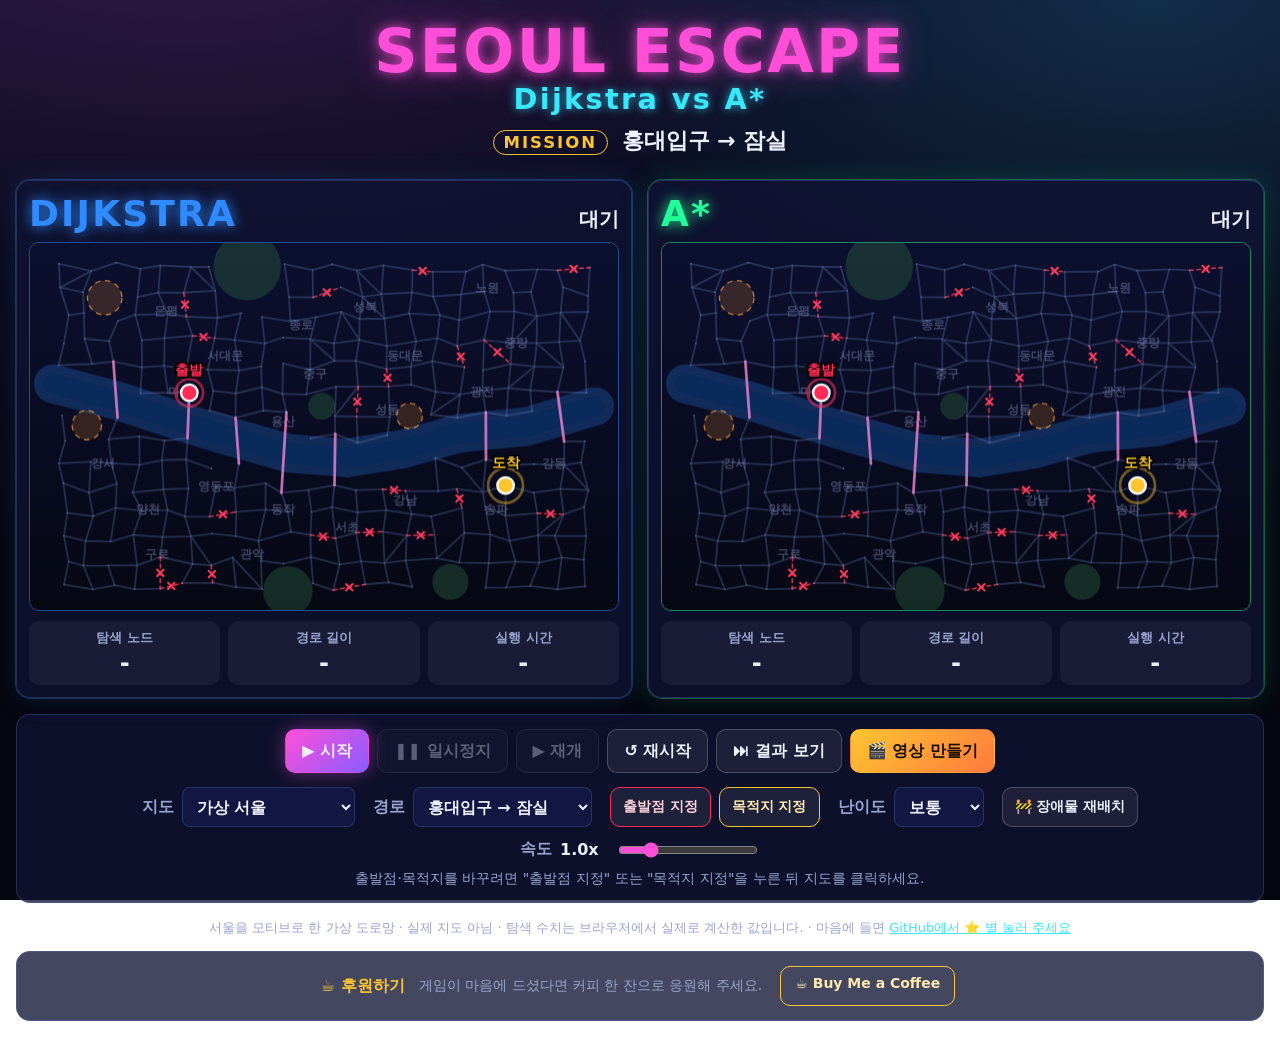
<file: index.html>
<!doctype html>
<html lang="ko">
<head>
  <meta charset="utf-8" />
  <meta name="viewport" content="width=device-width, initial-scale=1" />
  <title>SEOUL ESCAPE: Dijkstra vs A*</title>
  <meta name="description" content="서울을 모티브로 한 가상 도로망에서 다익스트라와 A* 알고리즘이 경주하는 브라우저 게임" />
  <meta property="og:type" content="website" />
  <meta property="og:title" content="SEOUL ESCAPE: Dijkstra vs A*" />
  <meta property="og:description" content="서울 도로망에서 다익스트라와 A* 알고리즘이 누가 먼저 목적지에 도착하는지 겨룹니다. 실제 서울 지도(OpenStreetMap)로도 대결해 보세요!" />
  <meta name="twitter:card" content="summary_large_image" />
  <meta name="twitter:title" content="SEOUL ESCAPE: Dijkstra vs A*" />
  <meta name="twitter:description" content="서울 도로망에서 다익스트라와 A* 알고리즘이 누가 먼저 목적지에 도착하는지 겨룹니다. 실제 서울 지도(OpenStreetMap)로도 대결해 보세요!" />
  <meta property="og:url" content="https://skadnrwhd-web.github.io/seoul-escape/" />
  <meta property="og:image" content="https://skadnrwhd-web.github.io/seoul-escape/assets/og-image.png" />
  <meta property="og:image:width" content="1200" />
  <meta property="og:image:height" content="630" />
  <meta name="twitter:image" content="https://skadnrwhd-web.github.io/seoul-escape/assets/og-image.png" />
  <link rel="canonical" href="https://skadnrwhd-web.github.io/seoul-escape/" />
  <link rel="stylesheet" href="css/style.css" />
</head>
<body>
  <header class="top">
    <h1 class="title"><span id="gameTitle">SEOUL ESCAPE</span><small id="gameSubtitle">Dijkstra vs A*</small></h1>
    <p class="mission"><span class="mission-label">MISSION</span> <span id="missionText">불러오는 중…</span></p>
  </header>

  <main>
    <section class="arena" aria-label="알고리즘 경주">
      <article class="panel" data-algo="dijkstra">
        <div class="panel-head">
          <h2 class="algo-name">DIJKSTRA</h2>
          <span class="live" id="live-dijkstra">대기</span>
        </div>
        <div class="canvas-wrap">
          <canvas id="canvas-dijkstra" aria-label="다익스트라 탐색 지도"></canvas>
          <div class="arrive" id="arrive-dijkstra" hidden>도착!</div>
        </div>
        <dl class="stats">
          <div><dt>탐색 노드</dt><dd id="nodes-dijkstra">-</dd></div>
          <div><dt>경로 길이</dt><dd id="len-dijkstra">-</dd></div>
          <div><dt>실행 시간</dt><dd id="time-dijkstra">-</dd></div>
        </dl>
      </article>

      <article class="panel" data-algo="astar">
        <div class="panel-head">
          <h2 class="algo-name">A*</h2>
          <span class="live" id="live-astar">대기</span>
        </div>
        <div class="canvas-wrap">
          <canvas id="canvas-astar" aria-label="A* 탐색 지도"></canvas>
          <div class="arrive" id="arrive-astar" hidden>도착!</div>
        </div>
        <dl class="stats">
          <div><dt>탐색 노드</dt><dd id="nodes-astar">-</dd></div>
          <div><dt>경로 길이</dt><dd id="len-astar">-</dd></div>
          <div><dt>실행 시간</dt><dd id="time-astar">-</dd></div>
        </dl>
      </article>
    </section>

    <section class="result" id="result" hidden aria-live="polite">
      <strong class="headline" id="resultHeadline"></strong>
      <ul>
        <li id="resultNodes"></li>
        <li id="resultPath"></li>
        <li id="resultTime"></li>
      </ul>
      <p class="note" id="resultNote"></p>
    </section>

    <section class="controls" aria-label="조작">
      <div class="btn-row">
        <button id="btnStart" class="btn primary">▶ 시작</button>
        <button id="btnPause" class="btn">❚❚ 일시정지</button>
        <button id="btnResume" class="btn">▶ 재개</button>
        <button id="btnRestart" class="btn">↺ 재시작</button>
        <button id="btnSkip" class="btn">⏭ 결과 보기</button>
        <button id="btnVideo" class="btn video">🎬 영상 만들기</button>
      </div>

      <div class="settings">
        <label>지도
          <select id="selMap"></select>
        </label>
        <label>경로
          <select id="selScenario"></select>
        </label>
        <div class="pick">
          <button id="btnPickStart" class="btn small start">출발점 지정</button>
          <button id="btnPickGoal" class="btn small goal">목적지 지정</button>
        </div>
        <label>난이도
          <select id="selDifficulty"></select>
        </label>
        <button id="btnObstacles" class="btn small">🚧 장애물 재배치</button>
        <label class="speed">속도 <output id="speedOut">1.0x</output>
          <input id="rngSpeed" type="range" min="0.25" max="4" step="0.25" value="1" />
        </label>
      </div>
      <p class="hint" id="hint">출발점·목적지를 바꾸려면 "출발점 지정" 또는 "목적지 지정"을 누른 뒤 지도를 클릭하세요.</p>
    </section>

    <div class="message" id="message" role="alert" hidden></div>
  </main>

  <footer class="foot">
    <span id="disclaimer">서울을 모티브로 한 가상 도로망 · 실제 지도 아님</span>
    <span>· 탐색 수치는 브라우저에서 실제로 계산한 값입니다.</span>
    <span class="star-line">· 마음에 들면 <a href="https://github.com/skadnrwhd-web/seoul-escape" target="_blank" rel="noopener noreferrer">GitHub에서 ⭐ 별 눌러 주세요</a></span>
  </footer>

  <aside class="support" id="support" hidden>
    <strong>☕ 후원하기</strong>
    <span>게임이 마음에 드셨다면 커피 한 잔으로 응원해 주세요.</span>
    <span class="support-links" id="supportLinks"></span>
  </aside>

  <dialog id="videoDialog">
    <h3>🎬 쇼츠 영상 만들기</h3>
    <p id="videoStatus">준비 중…</p>
    <progress id="videoProgress" max="1" value="0"></progress>
    <div id="videoResult" hidden>
      <video id="videoPreview" controls playsinline></video>
      <p class="saved" id="videoSaved"></p>
    </div>
    <div class="dialog-buttons">
      <button id="btnVideoCancel" class="btn">취소</button>
      <button id="btnVideoClose" class="btn primary" hidden>닫기</button>
    </div>
  </dialog>

  <script type="module" src="js/app.js"></script>
</body>
</html>
</file>
<file: css/style.css>
/* SEOUL ESCAPE — 서울 야경 · 네온 스타일 */
:root {
  --bg: #05060f;
  --bg2: #0c0f2a;
  --panel: rgba(16, 20, 52, 0.78);
  --line: rgba(130, 150, 255, 0.22);
  --text: #eef1ff;
  --dim: #9aa3d0;
  --pink: #ff4fd8;
  --cyan: #38e8ff;
  --dijkstra: #2f8bff;
  --astar: #22ff9a;
  --start: #ff2d55;
  --goal: #ffc531;
  --danger: #ff3b5c;
  --radius: 14px;
  --font: "Pretendard", "Noto Sans KR", "Malgun Gothic", "Apple SD Gothic Neo", system-ui, sans-serif;
}

* { box-sizing: border-box; }

html, body { margin: 0; }

body {
  min-height: 100vh;
  font-family: var(--font);
  color: var(--text);
  background:
    radial-gradient(1200px 600px at 15% -10%, rgba(255, 79, 216, 0.16), transparent 60%),
    radial-gradient(1000px 600px at 90% 0%, rgba(56, 232, 255, 0.14), transparent 60%),
    linear-gradient(180deg, var(--bg2), var(--bg) 60%);
  background-attachment: fixed;
  padding: 0 16px 24px;
}

main { max-width: 1400px; margin: 0 auto; }

/* ---------- 머리글 ---------- */
.top { text-align: center; padding: 18px 0 8px; }
.title {
  margin: 0;
  font-size: clamp(30px, 5.5vw, 60px);
  font-weight: 900;
  letter-spacing: 0.04em;
  color: var(--pink);
  text-shadow: 0 0 12px rgba(255, 79, 216, 0.8), 0 0 36px rgba(255, 79, 216, 0.45);
  line-height: 1.1;
}
.title small {
  display: block;
  font-size: 0.48em;
  color: var(--cyan);
  letter-spacing: 0.08em;
  text-shadow: 0 0 10px rgba(56, 232, 255, 0.7);
}
.mission { margin: 10px 0 0; font-size: clamp(16px, 2.4vw, 22px); font-weight: 700; }
.mission-label {
  display: inline-block;
  padding: 2px 10px;
  margin-right: 6px;
  border: 1px solid var(--goal);
  border-radius: 999px;
  color: var(--goal);
  font-size: 0.75em;
  letter-spacing: 0.12em;
}

/* ---------- 경주 패널 ---------- */
.arena {
  display: grid;
  grid-template-columns: 1fr 1fr;
  gap: 16px;
  margin-top: 16px;
}
.panel {
  background: var(--panel);
  border: 1px solid var(--line);
  border-radius: var(--radius);
  padding: 12px;
  min-width: 0;
}
.panel[data-algo="dijkstra"] { --accent: var(--dijkstra); }
.panel[data-algo="astar"] { --accent: var(--astar); }
.panel { box-shadow: 0 0 0 1px color-mix(in srgb, var(--accent) 30%, transparent), 0 0 30px color-mix(in srgb, var(--accent) 14%, transparent); }

.panel-head { display: flex; align-items: baseline; justify-content: space-between; gap: 8px; margin-bottom: 8px; }
.algo-name {
  margin: 0;
  font-size: clamp(24px, 3.2vw, 36px);
  font-weight: 900;
  letter-spacing: 0.06em;
  color: var(--accent);
  text-shadow: 0 0 14px var(--accent);
}
.live { font-size: clamp(15px, 1.8vw, 20px); font-weight: 800; color: var(--text); font-variant-numeric: tabular-nums; }

.canvas-wrap { position: relative; border-radius: 10px; overflow: hidden; border: 1px solid color-mix(in srgb, var(--accent) 50%, transparent); }
.canvas-wrap canvas { display: block; width: 100%; height: auto; aspect-ratio: 24 / 15; cursor: default; touch-action: manipulation; }
.picking .canvas-wrap canvas { cursor: crosshair; }
.arrive {
  position: absolute; top: 10px; right: 10px;
  padding: 6px 14px;
  border: 2px solid var(--goal);
  border-radius: 10px;
  background: rgba(0, 0, 0, 0.7);
  color: var(--goal);
  font-weight: 900;
  font-size: clamp(16px, 2vw, 22px);
  animation: pop 0.35s ease-out;
}
@keyframes pop { from { transform: scale(0.6); opacity: 0; } to { transform: scale(1); opacity: 1; } }

.stats { display: grid; grid-template-columns: repeat(3, 1fr); gap: 8px; margin: 10px 0 0; }
.stats div { background: rgba(255, 255, 255, 0.05); border-radius: 10px; padding: 8px 10px; text-align: center; }
.stats dt { font-size: 13px; color: var(--dim); font-weight: 700; }
.stats dd { margin: 2px 0 0; font-size: clamp(17px, 2.2vw, 24px); font-weight: 900; font-variant-numeric: tabular-nums; }

/* ---------- 결과 ---------- */
.result {
  margin-top: 16px;
  padding: 14px 18px;
  border-radius: var(--radius);
  background: var(--panel);
  border: 1px solid var(--pink);
  text-align: center;
}
.result .headline { display: block; font-size: clamp(26px, 4vw, 40px); font-weight: 900; color: var(--goal); text-shadow: 0 0 16px rgba(255, 197, 49, 0.6); }
.result ul { list-style: none; padding: 0; margin: 8px 0 0; font-size: clamp(15px, 2vw, 19px); font-weight: 700; line-height: 1.7; }
.result .note { margin: 6px 0 0; color: var(--dim); font-size: 13px; }

/* ---------- 조작 ---------- */
.controls { margin-top: 16px; padding: 14px; background: var(--panel); border: 1px solid var(--line); border-radius: var(--radius); }
.btn-row { display: flex; flex-wrap: wrap; gap: 8px; justify-content: center; }
.btn {
  font: inherit;
  font-weight: 800;
  font-size: 16px;
  color: var(--text);
  background: rgba(255, 255, 255, 0.07);
  border: 1px solid rgba(255, 255, 255, 0.2);
  border-radius: 10px;
  padding: 10px 16px;
  min-height: 44px;
  cursor: pointer;
  transition: background 0.15s, transform 0.05s, box-shadow 0.15s;
}
.btn:hover:not(:disabled) { background: rgba(255, 255, 255, 0.14); }
.btn:active:not(:disabled) { transform: translateY(1px); }
.btn:disabled { opacity: 0.35; cursor: not-allowed; }
.btn:focus-visible, select:focus-visible, input:focus-visible { outline: 2px solid var(--cyan); outline-offset: 2px; }
.btn.primary { background: linear-gradient(135deg, #ff4fd8, #8a5cff); border-color: transparent; box-shadow: 0 0 18px rgba(255, 79, 216, 0.4); }
.btn.video { background: linear-gradient(135deg, #ffc531, #ff7a3d); color: #1a0f00; border-color: transparent; }
.btn.small { font-size: 14px; padding: 8px 12px; min-height: 40px; }
.btn.start { border-color: var(--start); color: #ffd0da; }
.btn.goal { border-color: var(--goal); color: #ffe9b0; }
.btn.active { box-shadow: 0 0 0 2px currentColor, 0 0 16px currentColor; }

.settings { display: flex; flex-wrap: wrap; gap: 12px 18px; align-items: center; justify-content: center; margin-top: 14px; }
.settings label { display: flex; align-items: center; gap: 8px; font-weight: 700; color: var(--dim); }
.settings select {
  font: inherit; font-weight: 700; color: var(--text);
  background: #121640; border: 1px solid var(--line); border-radius: 8px; padding: 8px 10px; min-height: 40px;
}
.pick { display: flex; gap: 8px; }
.speed input { width: 140px; accent-color: var(--pink); }
.speed output { min-width: 3em; color: var(--text); font-variant-numeric: tabular-nums; }
.hint { margin: 10px 0 0; text-align: center; color: var(--dim); font-size: 14px; }

.message {
  margin-top: 12px;
  padding: 12px 16px;
  border-radius: 10px;
  font-weight: 700;
  background: rgba(255, 59, 92, 0.15);
  border: 1px solid var(--danger);
  color: #ffd6de;
}
.message.info { background: rgba(56, 232, 255, 0.1); border-color: var(--cyan); color: #d6f8ff; }

.foot { max-width: 1400px; margin: 16px auto 0; text-align: center; color: var(--dim); font-size: 13px; }
.foot a { color: var(--cyan); }
.support {
  max-width: 1400px; margin: 14px auto 0; padding: 12px 16px;
  display: flex; flex-wrap: wrap; gap: 6px 14px; align-items: center; justify-content: center;
  background: var(--panel); border: 1px solid var(--line); border-radius: var(--radius);
  font-size: 14px; color: var(--dim);
}
.support[hidden] { display: none; }
.support strong { color: var(--goal); font-size: 16px; }
.support-links a {
  display: inline-block; margin: 2px 4px; padding: 8px 14px; min-height: 40px;
  border: 1px solid var(--goal); border-radius: 10px;
  color: #ffe9b0; font-weight: 800; text-decoration: none;
}
.support-links a:hover { background: rgba(255, 197, 49, 0.14); }
.settings option:disabled { color: #6b7096; }

/* ---------- 영상 대화상자 ---------- */
dialog {
  width: min(520px, calc(100vw - 32px));
  max-height: calc(100vh - 32px);
  overflow: auto;
  background: #0f1236;
  color: var(--text);
  border: 1px solid var(--pink);
  border-radius: 16px;
  padding: 20px;
}
dialog::backdrop { background: rgba(0, 0, 0, 0.7); }
dialog h3 { margin: 0 0 8px; font-size: 22px; }
dialog progress { width: 100%; height: 16px; accent-color: var(--pink); }
dialog video { display: block; width: 100%; max-height: 50vh; margin-top: 12px; background: #000; border-radius: 10px; }
.saved { word-break: break-all; font-size: 14px; color: #d6f8ff; }
.dialog-buttons { display: flex; justify-content: flex-end; gap: 8px; margin-top: 14px; }

/* ---------- 반응형 ---------- */
@media (max-width: 820px) {
  .arena { grid-template-columns: 1fr; }
  .speed input { width: 110px; }
}
@media (max-width: 420px) {
  body { padding: 0 10px 20px; }
  .btn { padding: 10px 12px; font-size: 15px; }
  .stats dt { font-size: 12px; }
}
</file>
